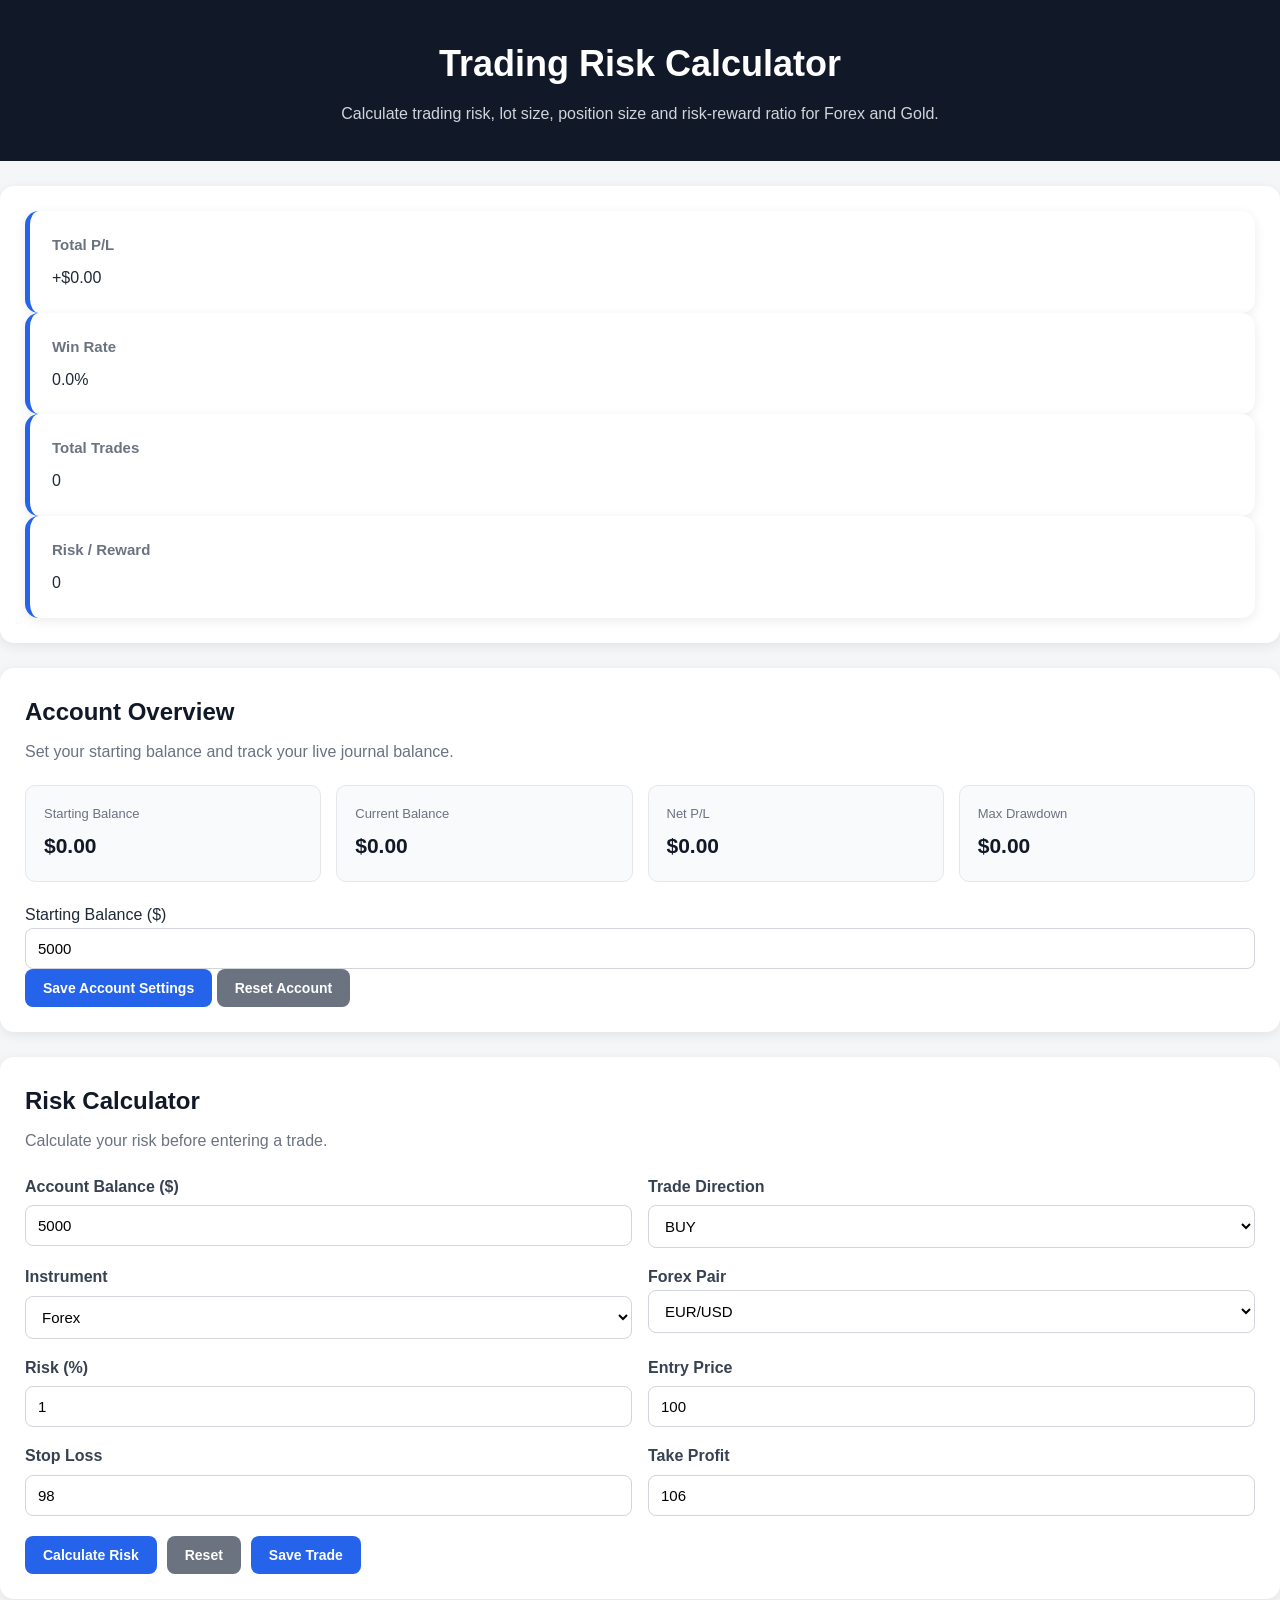
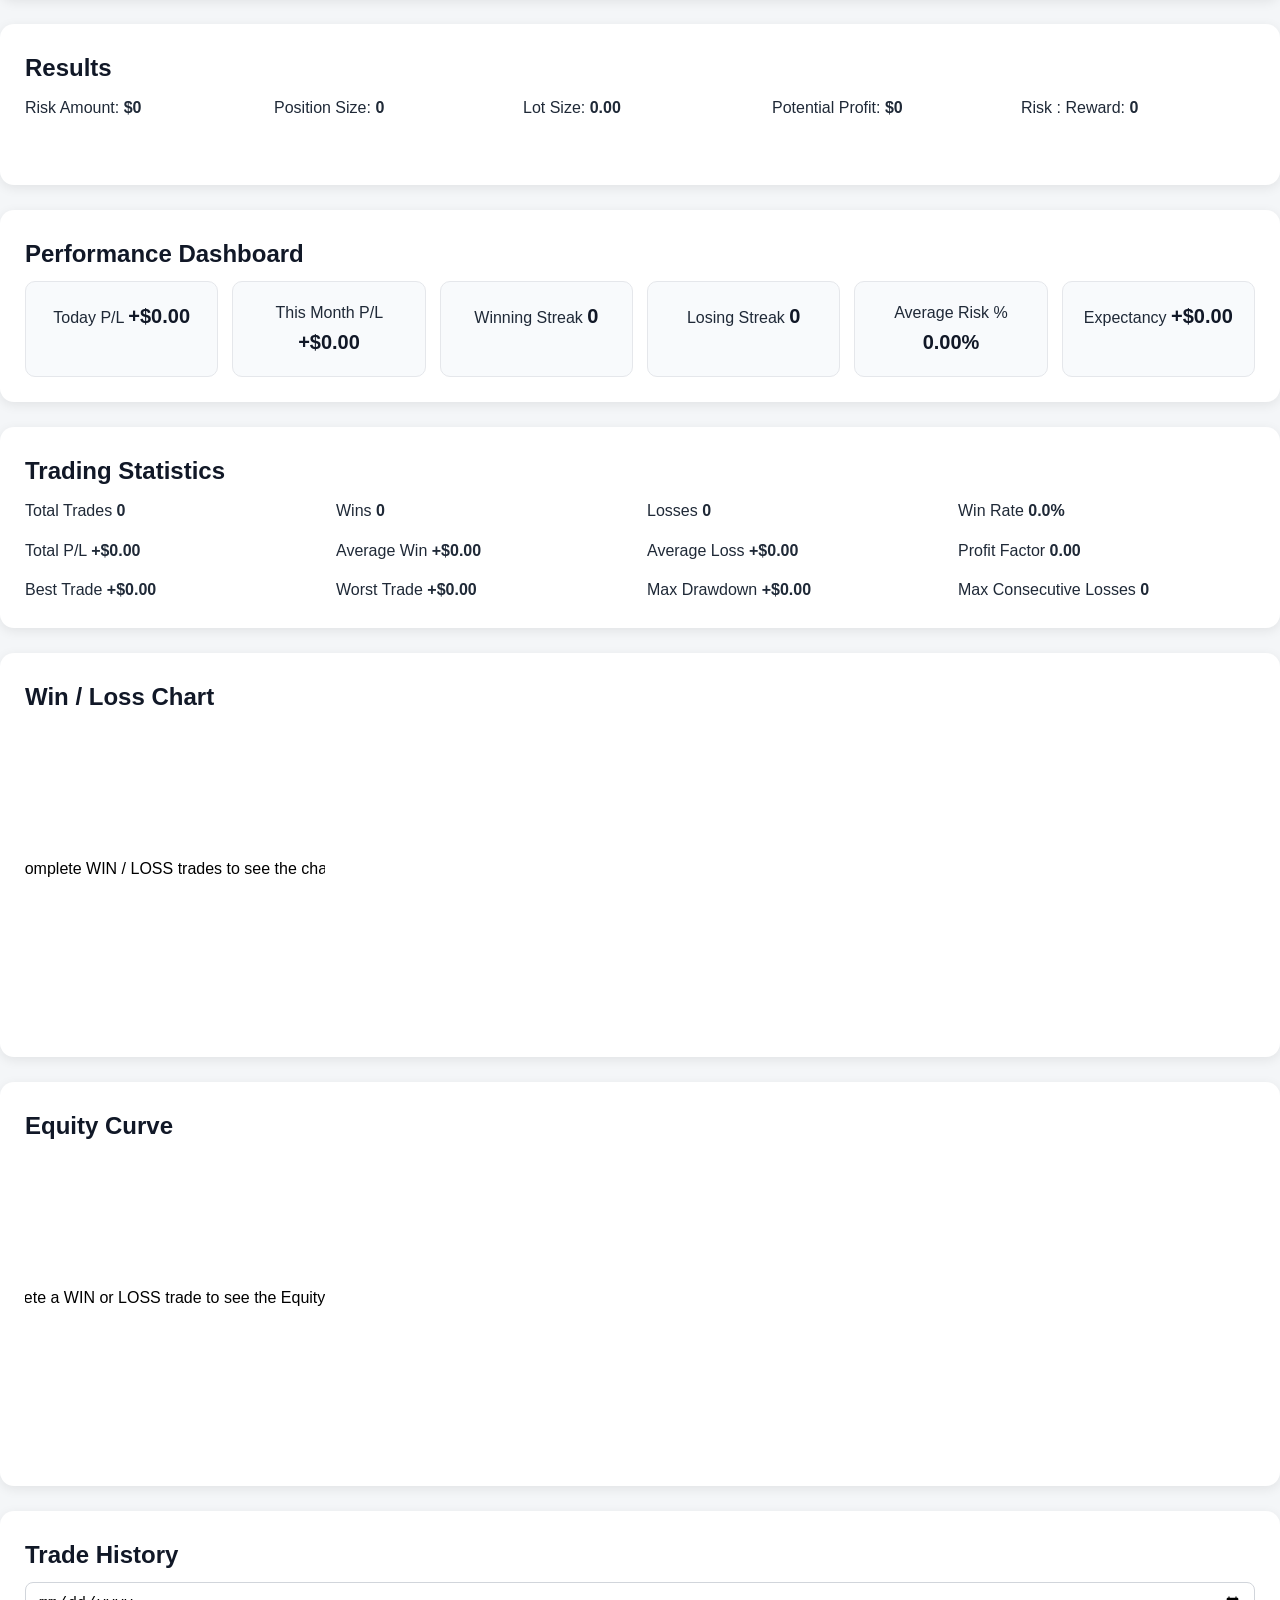
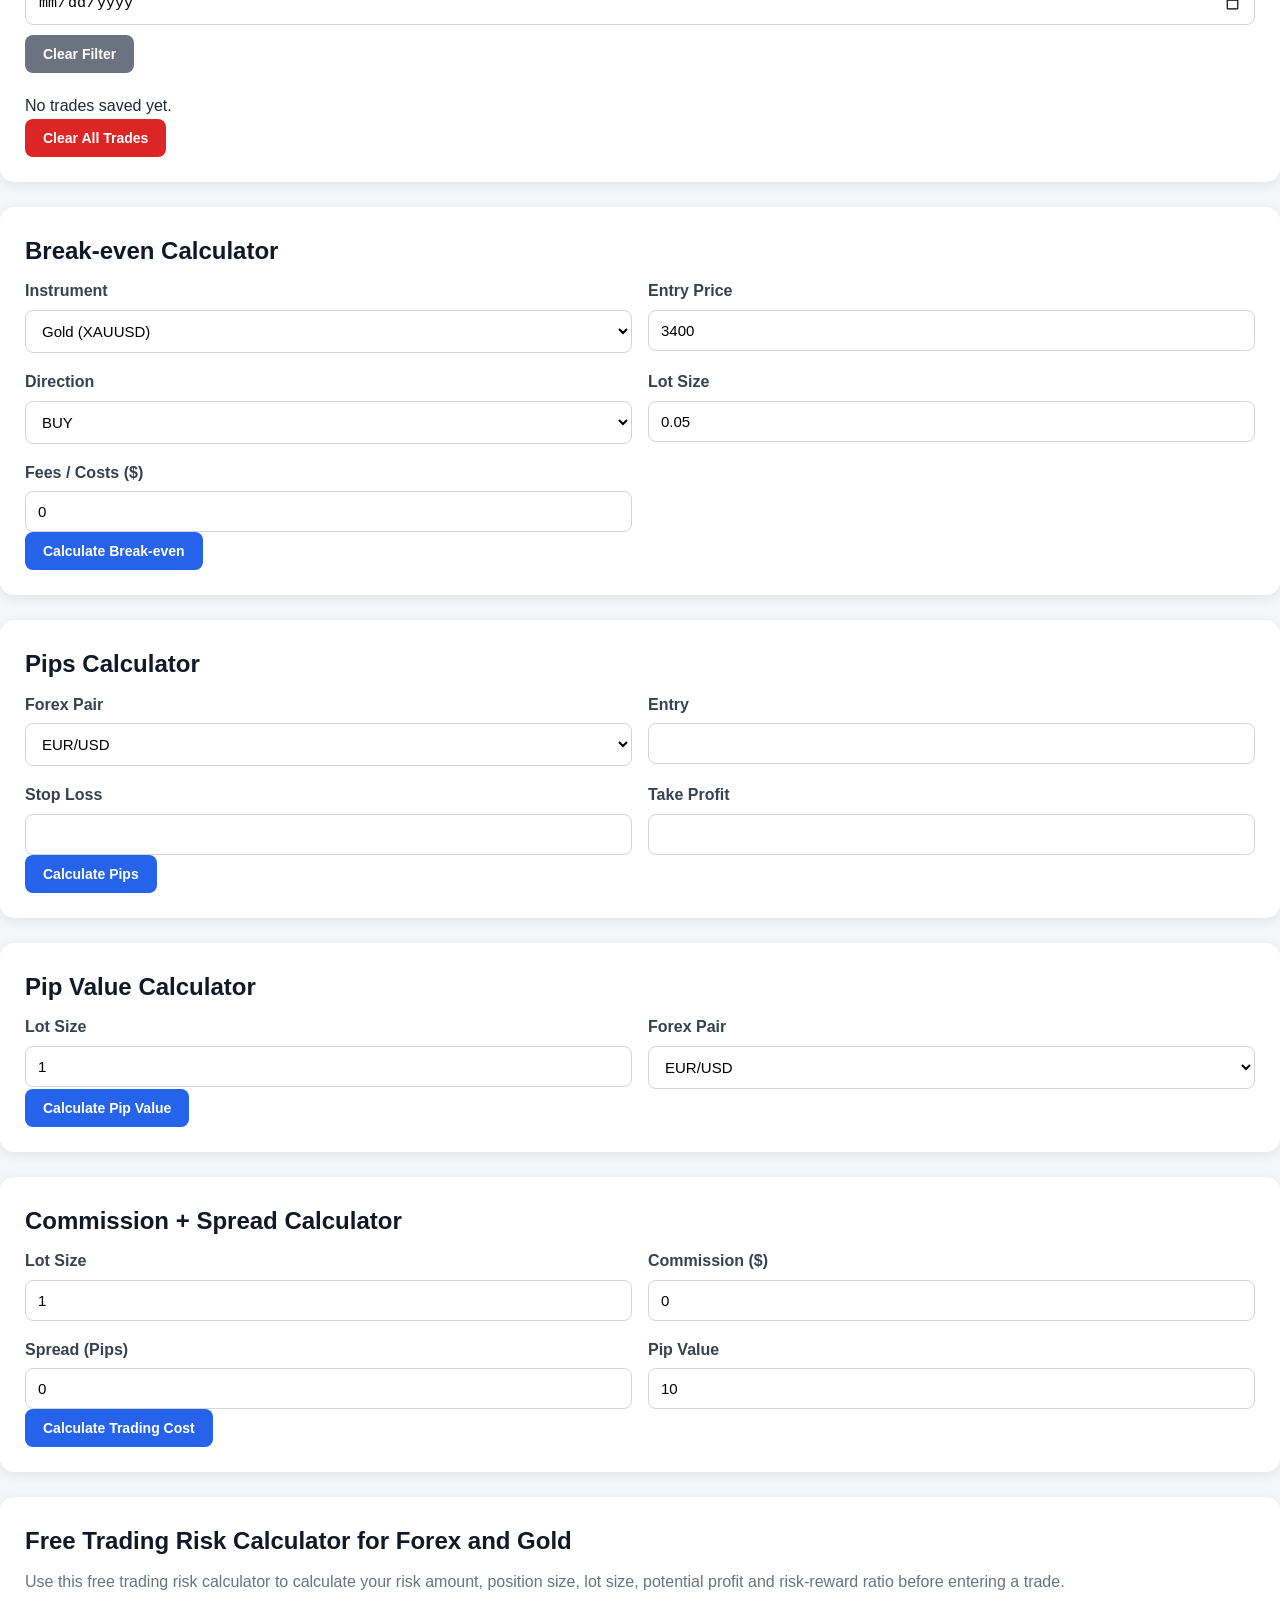
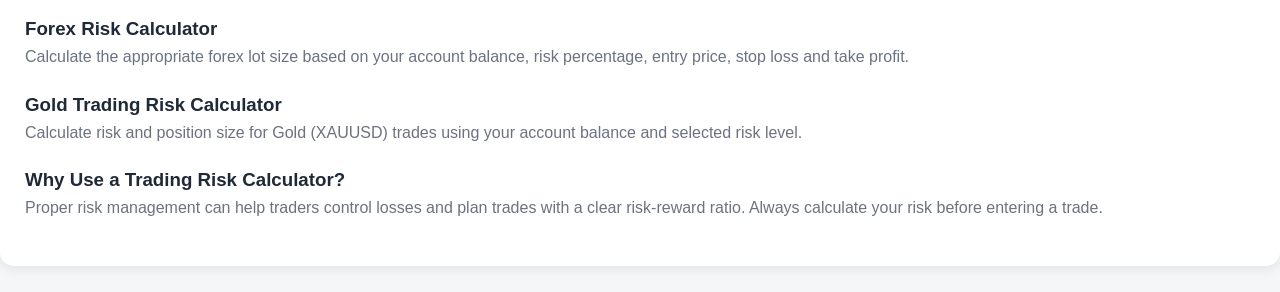
<file: index.html>
<!DOCTYPE html>
<html lang="en">

<head>
    <!-- Google tag (gtag.js) -->
<script async src="https://www.googletagmanager.com/gtag/js?id=G-RSDD24WP11"></script>
<script>
  window.dataLayer = window.dataLayer || [];
  function gtag(){dataLayer.push(arguments);}
  gtag('js', new Date());

  gtag('config', 'G-RSDD24WP11');
</script>
    <meta charset="UTF-8">
    <meta name="viewport" content="width=device-width, initial-scale=1.0">
    <title>Trading Risk Calculator  Risk, Lot Size & R:R Calculator</title>

<meta name="description" content="Free trading risk calculator to calculate risk amount, lot size, position size, profit, stop loss, take profit and risk-reward ratio for Forex and Gold trading.">

<meta name="keywords" content="trading risk calculator, forex risk calculator, lot size calculator, position size calculator, risk reward calculator, gold trading calculator">

<meta name="robots" content="index, follow">
<meta property="og:title" content="Trading Risk Calculator">
<meta property="og:description" content="Free trading risk calculator for Forex and Gold. Calculate risk, lot size, position size and risk-reward ratio.">
<meta property="og:type" content="website">

<script type="application/ld+json">
{
  "@context": "https://schema.org",
  "@type": "WebApplication",
  "name": "Trading Risk Calculator",
  "description": "Free trading risk calculator to calculate risk amount, lot size, position size, profit and risk-reward ratio for Forex and Gold trading.",
  "applicationCategory": "FinanceApplication",
  "operatingSystem": "All"
}
</script>

    <link rel="stylesheet" href="style_v4.css">
</head>


<body>

<div class="calculator">

    <!-- HEADER -->
    <header class="dashboard-header">
       <h1>Trading Risk Calculator</h1>
       <p>Calculate trading risk, lot size, position size and risk-reward ratio for Forex and Gold.</p>
    </header>

   <!-- SUMMARY -->
<section class="summary-cards">

    <div class="summary-card">
        <h3>Total P/L</h3>
        <p id="summaryTotalPL">$0.00</p>
    </div>

    <div class="summary-card">
        <h3>Win Rate</h3>
        <p id="summaryWinRate">0%</p>
    </div>

    <div class="summary-card">
        <h3>Total Trades</h3>
        <p id="summaryTotalTrades">0</p>
    </div>

    <div class="summary-card">
        <h3>Risk / Reward</h3>
        <p id="summaryRR">0</p>
    </div>

</section>
<!-- ACCOUNT OVERVIEW -->
<section class="account-section">

    <h2>Account Overview</h2>

    <p class="section-description">
        Set your starting balance and track your live journal balance.
    </p>

    <div class="account-cards">

        <div class="account-card">
            <span>Starting Balance</span>
            <strong id="startingBalanceDisplay">$0.00</strong>
        </div>

        <div class="account-card">
            <span>Current Balance</span>
            <strong id="currentBalanceDisplay">$0.00</strong>
        </div>

        <div class="account-card">
            <span>Net P/L</span>
            <strong id="netPLDisplay">$0.00</strong>
        </div>

        <div class="account-card">
            <span>Max Drawdown</span>
            <strong id="accountDrawdownDisplay">$0.00</strong>
        </div>

    </div>

    <div class="account-settings">

        <label for="startingBalance">
            Starting Balance ($)
        </label>

        <input
            type="number"
            id="startingBalance"
            value="5000"
            min="0"
            step="0.01"
        >

        <button onclick="saveAccountSettings()">
            Save Account Settings
        </button>

        <button
            class="secondary-btn"
            onclick="resetAccountSettings()">
            Reset Account
        </button>

    </div>

</section>
    <!-- CALCULATOR -->
    <section class="calculator-section">

        <h2>Risk Calculator</h2>

        <p class="section-description">
            Calculate your risk before entering a trade.
        </p>

        <div class="form-grid">

            <div class="form-group">
                <label>Account Balance ($)</label>

                <input
                    type="number"
                    id="balance"
                    value="5000"
                    min="0"
                    step="0.01"
                >
            </div>


            <div class="form-group">
                <label>Trade Direction</label>

                <select id="direction">
                    <option value="BUY">BUY</option>
                    <option value="SELL">SELL</option>
                </select>
            </div>


            <div class="form-group">
                <label>Instrument</label>

                <select
                    id="instrument"
                    onchange="updateInstrumentFields()">

                    <option value="Forex">Forex</option>
                    <option value="Gold">Gold (XAUUSD)</option>

                </select>
            </div>


            <div
                class="form-group"
                id="forexPairBox">

                <label>Forex Pair</label>

                <select id="forexPair">

                    <option value="EURUSD">
                        EUR/USD
                    </option>

                    <option value="GBPUSD">
                        GBP/USD
                    </option>

                    <option value="USDJPY">
                        USD/JPY
                    </option>

                    <option value="AUDUSD">
                        AUD/USD
                    </option>

                    <option value="USDCAD">
                        USD/CAD
                    </option>

                </select>

            </div>


            <div class="form-group">
                <label>Risk (%)</label>

                <input
                    type="number"
                    id="risk"
                    value="1"
                    min="0"
                    step="0.1"
                >
            </div>


            <div class="form-group">
                <label>Entry Price</label>

                <input
                    type="number"
                    id="entry"
                    value="100"
                    step="0.00001"
                >
            </div>


            <div class="form-group">
                <label>Stop Loss</label>

                <input
                    type="number"
                    id="stopLoss"
                    value="98"
                    step="0.00001"
                >
            </div>


            <div class="form-group">
                <label>Take Profit</label>

                <input
                    type="number"
                    id="takeProfit"
                    value="106"
                    step="0.00001"
                >
            </div>

        </div>


        <div class="button-row">

            <button onclick="calculateRisk()">
                Calculate Risk
            </button>

            <button
                class="secondary-btn"
                onclick="resetCalculator()">
                Reset
            </button>

            <button onclick="saveTrade()">
                Save Trade
            </button>

        </div>

    </section>


    <!-- RESULTS -->
    <section class="results">

        <h2>Results</h2>

        <div class="results-grid">

            <div>
                <span>Risk Amount:</span>
                <strong id="riskAmount">$0</strong>
            </div>

            <div>
                <span>Position Size:</span>
                <strong id="positionSize">0</strong>
            </div>

            <div>
                <span>Lot Size:</span>
                <strong id="calculatedLot">0.00</strong>
            </div>

            <div>
                <span>Potential Profit:</span>
                <strong id="profit">$0</strong>
            </div>

            <div>
                <span>Risk : Reward:</span>
                <strong id="riskReward">0</strong>
            </div>

        </div>

        <div id="riskLevel" class="risk-level"></div>

        <div id="riskWarning" class="risk-warning"></div>

    </section>


    <!-- PERFORMANCE DASHBOARD -->
    <section class="performance-section">

        <h2>Performance Dashboard</h2>

        <div class="performance-grid">

            <div class="performance-card">
                <span>Today P/L</span>
                <strong id="todayPL">$0.00</strong>
            </div>

            <div class="performance-card">
                <span>This Month P/L</span>
                <strong id="monthPL">$0.00</strong>
            </div>

            <div class="performance-card">
                <span>Winning Streak</span>
                <strong id="winningStreak">0</strong>
            </div>

            <div class="performance-card">
                <span>Losing Streak</span>
                <strong id="losingStreak">0</strong>
            </div>

            <div class="performance-card">
                <span>Average Risk %</span>
                <strong id="averageRiskPercent">0%</strong>
            </div>

            <div class="performance-card">
                <span>Expectancy</span>
                <strong id="expectancy">$0.00</strong>
            </div>

        </div>

    </section>


    <!-- TRADING STATISTICS -->
    <section class="trading-stats">

        <h2>Trading Statistics</h2>

        <div class="stats-grid">

            <div>
                <span>Total Trades</span>
                <strong id="totalTrades">0</strong>
            </div>

            <div>
                <span>Wins</span>
                <strong id="totalWins">0</strong>
            </div>

            <div>
                <span>Losses</span>
                <strong id="totalLosses">0</strong>
            </div>

            <div>
                <span>Win Rate</span>
                <strong id="winRate">0%</strong>
            </div>

            <div>
                <span>Total P/L</span>
                <strong id="totalPL">$0.00</strong>
            </div>

            <div>
                <span>Average Win</span>
                <strong id="averageWin">$0.00</strong>
            </div>

            <div>
                <span>Average Loss</span>
                <strong id="averageLoss">$0.00</strong>
            </div>

            <div>
                <span>Profit Factor</span>
                <strong id="profitFactor">0</strong>
            </div>

            <div>
                <span>Best Trade</span>
                <strong id="bestTrade">$0.00</strong>
            </div>

            <div>
                <span>Worst Trade</span>
                <strong id="worstTrade">$0.00</strong>
            </div>

            <div>
                <span>Max Drawdown</span>
                <strong id="maxDrawdown">$0.00</strong>
            </div>

            <div>
                <span>Max Consecutive Losses</span>
                <strong id="maxConsecutiveLosses">0</strong>
            </div>

        </div>

    </section>


    <!-- CHARTS -->
    <section class="chart-section">

        <h2>Win / Loss Chart</h2>

        <canvas id="winLossChart"></canvas>

    </section>


    <section class="equity-section">

        <h2>Equity Curve</h2>

        <canvas id="equityChart"></canvas>

    </section>


    <!-- TRADE HISTORY -->
    <section class="trade-history">

        <h2>Trade History</h2>

        <div class="filter-row">

            <input
                type="date"
                id="filterDate"
                onchange="filterTrades()"
            >

            <button
                class="secondary-btn"
                onclick="clearTradeFilter()">
                Clear Filter
            </button>

        </div>

        <div id="historyList"></div>

        <button
            class="danger-btn"
            onclick="clearAllTrades()">
            Clear All Trades
        </button>

    </section>


    <!-- BREAK EVEN -->
    <section class="tool-section">

        <h2>Break-even Calculator</h2>

        <div class="form-grid">

            <div class="form-group">

                <label>Instrument</label>

                <select id="beInstrument">

                    <option value="Gold">
                        Gold (XAUUSD)
                    </option>

                    <option value="Forex">
                        Forex
                    </option>

                </select>

            </div>

            <div class="form-group">

                <label>Entry Price</label>

                <input
                    type="number"
                    id="beEntry"
                    value="3400"
                    step="0.0001"
                >

            </div>

            <div class="form-group">

                <label>Direction</label>

                <select id="beDirection">

                    <option value="BUY">BUY</option>
                    <option value="SELL">SELL</option>

                </select>

            </div>

            <div class="form-group">

                <label>Lot Size</label>

                <input
                    type="number"
                    id="beLotSize"
                    value="0.05"
                    step="0.01"
                >

            </div>

            <div class="form-group">

                <label>Fees / Costs ($)</label>

                <input
                    type="number"
                    id="beFees"
                    value="0"
                    step="0.01"
                >

            </div>

        </div>

        <button onclick="calculateBreakEven()">
            Calculate Break-even
        </button>

        <div id="breakEvenResult"></div>

    </section>


    <!-- PIPS CALCULATOR -->
    <section class="tool-section">

        <h2>Pips Calculator</h2>

        <div class="form-grid">

            <div class="form-group">

                <label>Forex Pair</label>

                <select id="pipPair">

                    <option value="EURUSD">EUR/USD</option>
                    <option value="GBPUSD">GBP/USD</option>
                    <option value="USDJPY">USD/JPY</option>
                    <option value="AUDUSD">AUD/USD</option>

                </select>

            </div>

            <div class="form-group">

                <label>Entry</label>

                <input
                    type="number"
                    id="pipEntry"
                    step="0.00001"
                >

            </div>

            <div class="form-group">

                <label>Stop Loss</label>

                <input
                    type="number"
                    id="pipSL"
                    step="0.00001"
                >

            </div>

            <div class="form-group">

                <label>Take Profit</label>

                <input
                    type="number"
                    id="pipTP"
                    step="0.00001"
                >

            </div>

        </div>

        <button onclick="calculatePips()">
            Calculate Pips
        </button>

        <div id="slPips"></div>
        <div id="tpPips"></div>
        <div id="pipRR"></div>

    </section>


    <!-- PIP VALUE -->
    <section class="tool-section">

        <h2>Pip Value Calculator</h2>

        <div class="form-grid">

            <div class="form-group">

                <label>Lot Size</label>

                <input
                    type="number"
                    id="pipValueLot"
                    value="1"
                    step="0.01"
                >

            </div>

            <div class="form-group">

                <label>Forex Pair</label>

                <select id="pipValuePair">

                    <option value="EURUSD">EUR/USD</option>
                    <option value="GBPUSD">GBP/USD</option>
                    <option value="USDJPY">USD/JPY</option>
                    <option value="AUDUSD">AUD/USD</option>

                </select>

            </div>

        </div>

        <button onclick="calculatePipValue()">
            Calculate Pip Value
        </button>

        <div id="pipValueResult"></div>

    </section>


    <!-- COST CALCULATOR -->
    <section class="tool-section">

        <h2>Commission + Spread Calculator</h2>

        <div class="form-grid">

            <div class="form-group">

                <label>Lot Size</label>

                <input
                    type="number"
                    id="costLotSize"
                    value="1"
                    step="0.01"
                >

            </div>

            <div class="form-group">

                <label>Commission ($)</label>

                <input
                    type="number"
                    id="commission"
                    value="0"
                    step="0.01"
                >

            </div>

            <div class="form-group">

                <label>Spread (Pips)</label>

                <input
                    type="number"
                    id="spreadPips"
                    value="0"
                    step="0.1"
                >

            </div>

            <div class="form-group">

                <label>Pip Value</label>

                <input
                    type="number"
                    id="costPipValue"
                    value="10"
                    step="0.01"
                >

            </div>

        </div>

        <button onclick="calculateTradingCost()">
            Calculate Trading Cost
        </button>

        <div id="spreadCost"></div>
        <div id="totalTradingCost"></div>

    </section>

</div>


<script src="script_v4.js"></script>

    <section class="seo-content">
    <h2>Free Trading Risk Calculator for Forex and Gold</h2>

    <p>
        Use this free trading risk calculator to calculate your risk amount,
        position size, lot size, potential profit and risk-reward ratio before
        entering a trade.
    </p>

    <h3>Forex Risk Calculator</h3>
    <p>
        Calculate the appropriate forex lot size based on your account balance,
        risk percentage, entry price, stop loss and take profit.
    </p>

    <h3>Gold Trading Risk Calculator</h3>
    <p>
        Calculate risk and position size for Gold (XAUUSD) trades using your
        account balance and selected risk level.
    </p>

    <h3>Why Use a Trading Risk Calculator?</h3>
    <p>
        Proper risk management can help traders control losses and plan trades
        with a clear risk-reward ratio. Always calculate your risk before
        entering a trade.
    </p>
</section>
</body>
</html>
</file>
<file: style_v4.css>
/* =========================================
   TRADING JOURNAL V4 - PROFESSIONAL CSS
   ========================================= */

* {
    box-sizing: border-box;
    margin: 0;
    padding: 0;
}

body {
    font-family: Arial, Helvetica, sans-serif;
    background: #f4f6f8;
    color: #1f2937;
    line-height: 1.6;
}

.container {
    width: 92%;
    max-width: 1200px;
    margin: 0 auto;
}

/* =========================================
   HEADER
   ========================================= */

header {
    background: #111827;
    color: white;
    padding: 35px 20px;
    text-align: center;
    margin-bottom: 25px;
}

header h1 {
    font-size: 36px;
    margin-bottom: 8px;
}

header p {
    color: #d1d5db;
    font-size: 16px;
}

/* =========================================
   SECTION
   ========================================= */

section {
    background: white;
    padding: 25px;
    margin-bottom: 25px;
    border-radius: 14px;
    box-shadow: 0 3px 12px rgba(0, 0, 0, 0.08);
}

section h2 {
    font-size: 24px;
    margin-bottom: 8px;
    color: #111827;
}

section > p {
    color: #6b7280;
    margin-bottom: 20px;
}

/* =========================================
   SUMMARY CARDS
   ========================================= */

.summary-grid {
    display: grid;
    grid-template-columns: repeat(4, 1fr);
    gap: 18px;
    margin-bottom: 25px;
}

.summary-card {
    background: white;
    padding: 22px;
    border-radius: 14px;
    box-shadow: 0 3px 12px rgba(0, 0, 0, 0.08);
    border-left: 5px solid #2563eb;
}

.summary-card h3 {
    font-size: 15px;
    color: #6b7280;
    margin-bottom: 8px;
}

.summary-card strong {
    display: block;
    font-size: 27px;
    color: #111827;
}

/* =========================================
   ACCOUNT OVERVIEW
   ========================================= */

.account-section {
    background: white;
}

.account-cards {
    display: grid;
    grid-template-columns: repeat(4, 1fr);
    gap: 15px;
    margin-bottom: 20px;
}

.account-cards div {
    background: #f8fafc;
    padding: 18px;
    border-radius: 10px;
    border: 1px solid #e5e7eb;
}

.account-cards span {
    display: block;
    color: #6b7280;
    font-size: 13px;
    margin-bottom: 5px;
}

.account-cards strong {
    font-size: 21px;
    color: #111827;
}

/* =========================================
   FORM GRID
   ========================================= */

.form-grid {
    display: grid;
    grid-template-columns: repeat(2, 1fr);
    gap: 16px;
}

.form-group {
    display: flex;
    flex-direction: column;
}

.form-group label {
    font-weight: 600;
    margin-bottom: 6px;
    color: #374151;
}

input,
select {
    width: 100%;
    padding: 11px 12px;
    border: 1px solid #d1d5db;
    border-radius: 8px;
    font-size: 15px;
    background: white;
    outline: none;
}

input:focus,
select:focus {
    border-color: #2563eb;
    box-shadow: 0 0 0 2px rgba(37, 99, 235, 0.12);
}

/* =========================================
   BUTTONS
   ========================================= */

.button-row {
    display: flex;
    gap: 10px;
    flex-wrap: wrap;
    margin-top: 20px;
}

button {
    border: none;
    padding: 11px 18px;
    border-radius: 8px;
    cursor: pointer;
    font-size: 14px;
    font-weight: 600;
    background: #2563eb;
    color: white;
    transition: 0.2s;
}

button:hover {
    opacity: 0.9;
    transform: translateY(-1px);
}

.secondary-btn {
    background: #6b7280;
}

.danger-btn {
    background: #dc2626;
}

.success-btn {
    background: #16a34a;
}

/* =========================================
   RESULTS
   ========================================= */

.results-section {
    background: white;
}

.results-grid {
    display: grid;
    grid-template-columns: repeat(5, 1fr);
    gap: 15px;
}

.result-card {
    background: #f8fafc;
    border: 1px solid #e5e7eb;
    border-radius: 10px;
    padding: 17px;
}

.result-card span {
    display: block;
    color: #6b7280;
    font-size: 13px;
    margin-bottom: 5px;
}

.result-card strong {
    font-size: 20px;
    color: #111827;
}

/* =========================================
   RISK LEVEL
   ========================================= */

#riskLevel {
    margin-top: 15px;
    font-size: 18px;
    font-weight: bold;
}

#riskWarning {
    margin-top: 10px;
    padding: 12px;
    border-radius: 8px;
    font-weight: 600;
}

/* =========================================
   PERFORMANCE DASHBOARD
   ========================================= */

.performance-section {
    background: white;
}

.performance-grid {
    display: grid;
    grid-template-columns: repeat(6, 1fr);
    gap: 14px;
}

.performance-card {
    background: #f8fafc;
    border: 1px solid #e5e7eb;
    padding: 18px 12px;
    border-radius: 10px;
    text-align: center;
}

.performance-card h3 {
    font-size: 13px;
    color: #6b7280;
    margin-bottom: 7px;
}

.performance-card strong {
    font-size: 20px;
    color: #111827;
}

/* =========================================
   TRADING STATISTICS
   ========================================= */

.stats-grid {
    display: grid;
    grid-template-columns: repeat(4, 1fr);
    gap: 14px;
}

.stat-card {
    background: #f8fafc;
    padding: 17px;
    border-radius: 10px;
    border: 1px solid #e5e7eb;
}

.stat-card span {
    display: block;
    color: #6b7280;
    font-size: 13px;
    margin-bottom: 5px;
}

.stat-card strong {
    font-size: 19px;
    color: #111827;
}

/* =========================================
   CHARTS
   ========================================= */

.charts-grid {
    display: grid;
    grid-template-columns: 1fr 1fr;
    gap: 20px;
}

.chart-box {
    background: white;
    padding: 20px;
    border-radius: 12px;
    border: 1px solid #e5e7eb;
}

.chart-box h3 {
    margin-bottom: 15px;
}

/* Canvas */
canvas {
    max-width: 100%;
}

/* =========================================
   TRADE HISTORY
   ========================================= */

.filter-row {
    display: flex;
    gap: 10px;
    align-items: center;
    margin-bottom: 20px;
    flex-wrap: wrap;
}

.history-list {
    display: flex;
    flex-direction: column;
    gap: 12px;
}

.trade-item {
    background: #f8fafc;
    border: 1px solid #e5e7eb;
    border-radius: 10px;
    padding: 16px;
}

.trade-item h3 {
    margin-bottom: 5px;
}

.trade-item p {
    margin: 3px 0;
    color: #4b5563;
}

.trade-actions {
    display: flex;
    gap: 8px;
    margin-top: 12px;
    flex-wrap: wrap;
}

/* =========================================
   TRADE RESULT BUTTONS
   ========================================= */

.win-btn {
    background: #16a34a;
}

.loss-btn {
    background: #dc2626;
}

.delete-btn {
    background: #6b7280;
}

/* =========================================
   CALCULATOR TOOLS
   ========================================= */

.tool-grid {
    display: grid;
    grid-template-columns: repeat(2, 1fr);
    gap: 20px;
}

.tool-card {
    background: #f8fafc;
    padding: 20px;
    border-radius: 12px;
    border: 1px solid #e5e7eb;
}

.tool-card h3 {
    margin-bottom: 15px;
}

.tool-result {
    margin-top: 15px;
    padding: 12px;
    background: white;
    border-radius: 8px;
    border: 1px solid #e5e7eb;
    font-weight: 600;
}

/* =========================================
   EMPTY HISTORY
   ========================================= */

.empty-history {
    text-align: center;
    padding: 30px;
    color: #6b7280;
}

/* =========================================
   FOOTER
   ========================================= */

footer {
    text-align: center;
    padding: 25px;
    color: #6b7280;
    font-size: 14px;
}

/* =========================================
   MOBILE RESPONSIVE
   ========================================= */

@media (max-width: 900px) {

    .summary-grid {
        grid-template-columns: repeat(2, 1fr);
    }

    .account-cards {
        grid-template-columns: repeat(2, 1fr);
    }

    .results-grid {
        grid-template-columns: repeat(2, 1fr);
    }

    .performance-grid {
        grid-template-columns: repeat(3, 1fr);
    }

    .stats-grid {
        grid-template-columns: repeat(2, 1fr);
    }

    .charts-grid {
        grid-template-columns: 1fr;
    }

    .tool-grid {
        grid-template-columns: 1fr;
    }
}

@media (max-width: 600px) {

    .container {
        width: 94%;
    }

    header {
        padding: 25px 15px;
    }

    header h1 {
        font-size: 28px;
    }

    section {
        padding: 18px;
        border-radius: 10px;
    }

    section h2 {
        font-size: 21px;
    }

    .summary-grid {
        grid-template-columns: 1fr;
        gap: 12px;
    }

    .account-cards {
        grid-template-columns: 1fr;
    }

    .form-grid {
        grid-template-columns: 1fr;
    }

    .results-grid {
        grid-template-columns: 1fr;
    }

    .performance-grid {
        grid-template-columns: repeat(2, 1fr);
    }

    .stats-grid {
        grid-template-columns: 1fr;
    }

    .button-row {
        flex-direction: column;
    }

    button {
        width: 100%;
    }

    .filter-row {
        flex-direction: column;
        align-items: stretch;
    }

    .trade-actions {
        flex-direction: column;
    }

    .trade-actions button {
        width: 100%;
    }

    .tool-grid {
        grid-template-columns: 1fr;
    }
}

/* =========================================
   SMALL MOBILE
   ========================================= */

@media (max-width: 400px) {

    .performance-grid {
        grid-template-columns: 1fr;
    }

    .summary-card strong {
        font-size: 23px;
    }

    .account-cards strong {
        font-size: 19px;
    }
}
/* Trade History Buttons Spacing */

#historyList button {
    margin-right: 10px;
    margin-bottom: 8px;
}

#historyList button:last-child {
    margin-right: 0;
}
</file>
